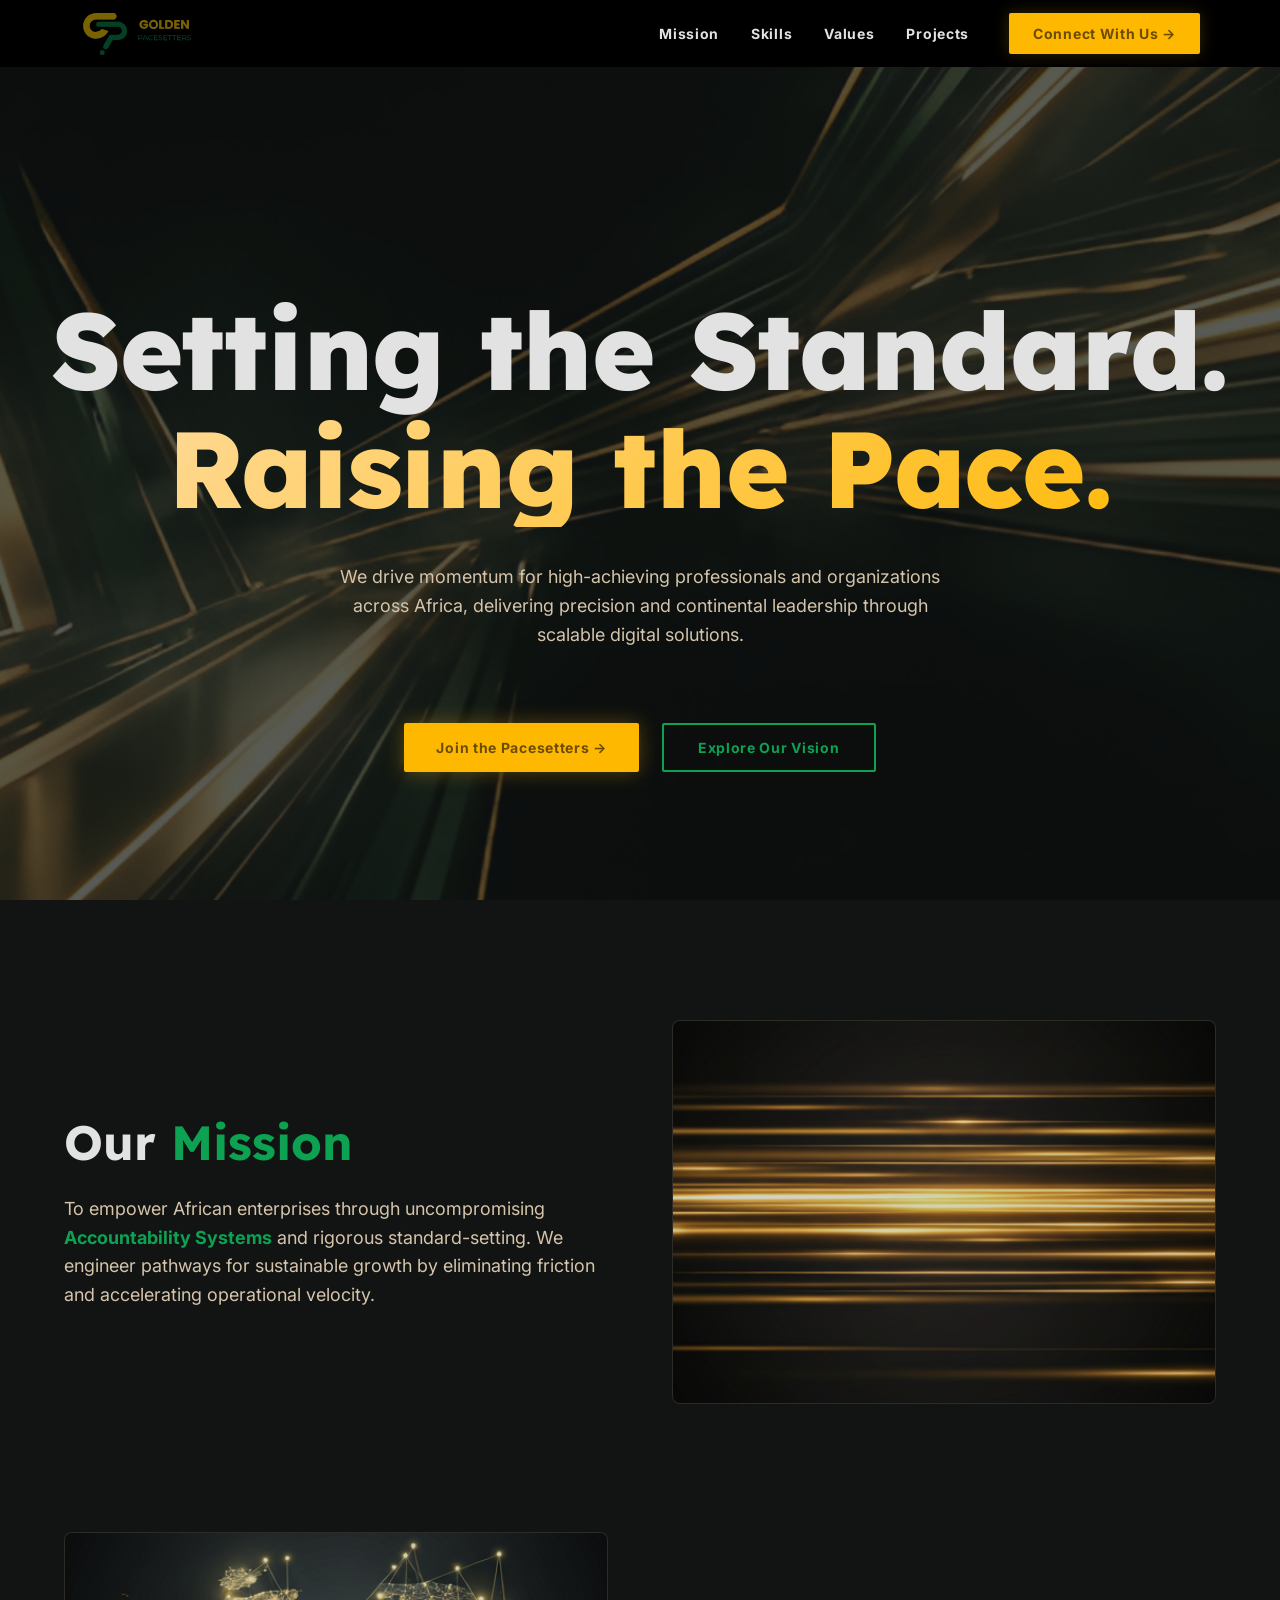
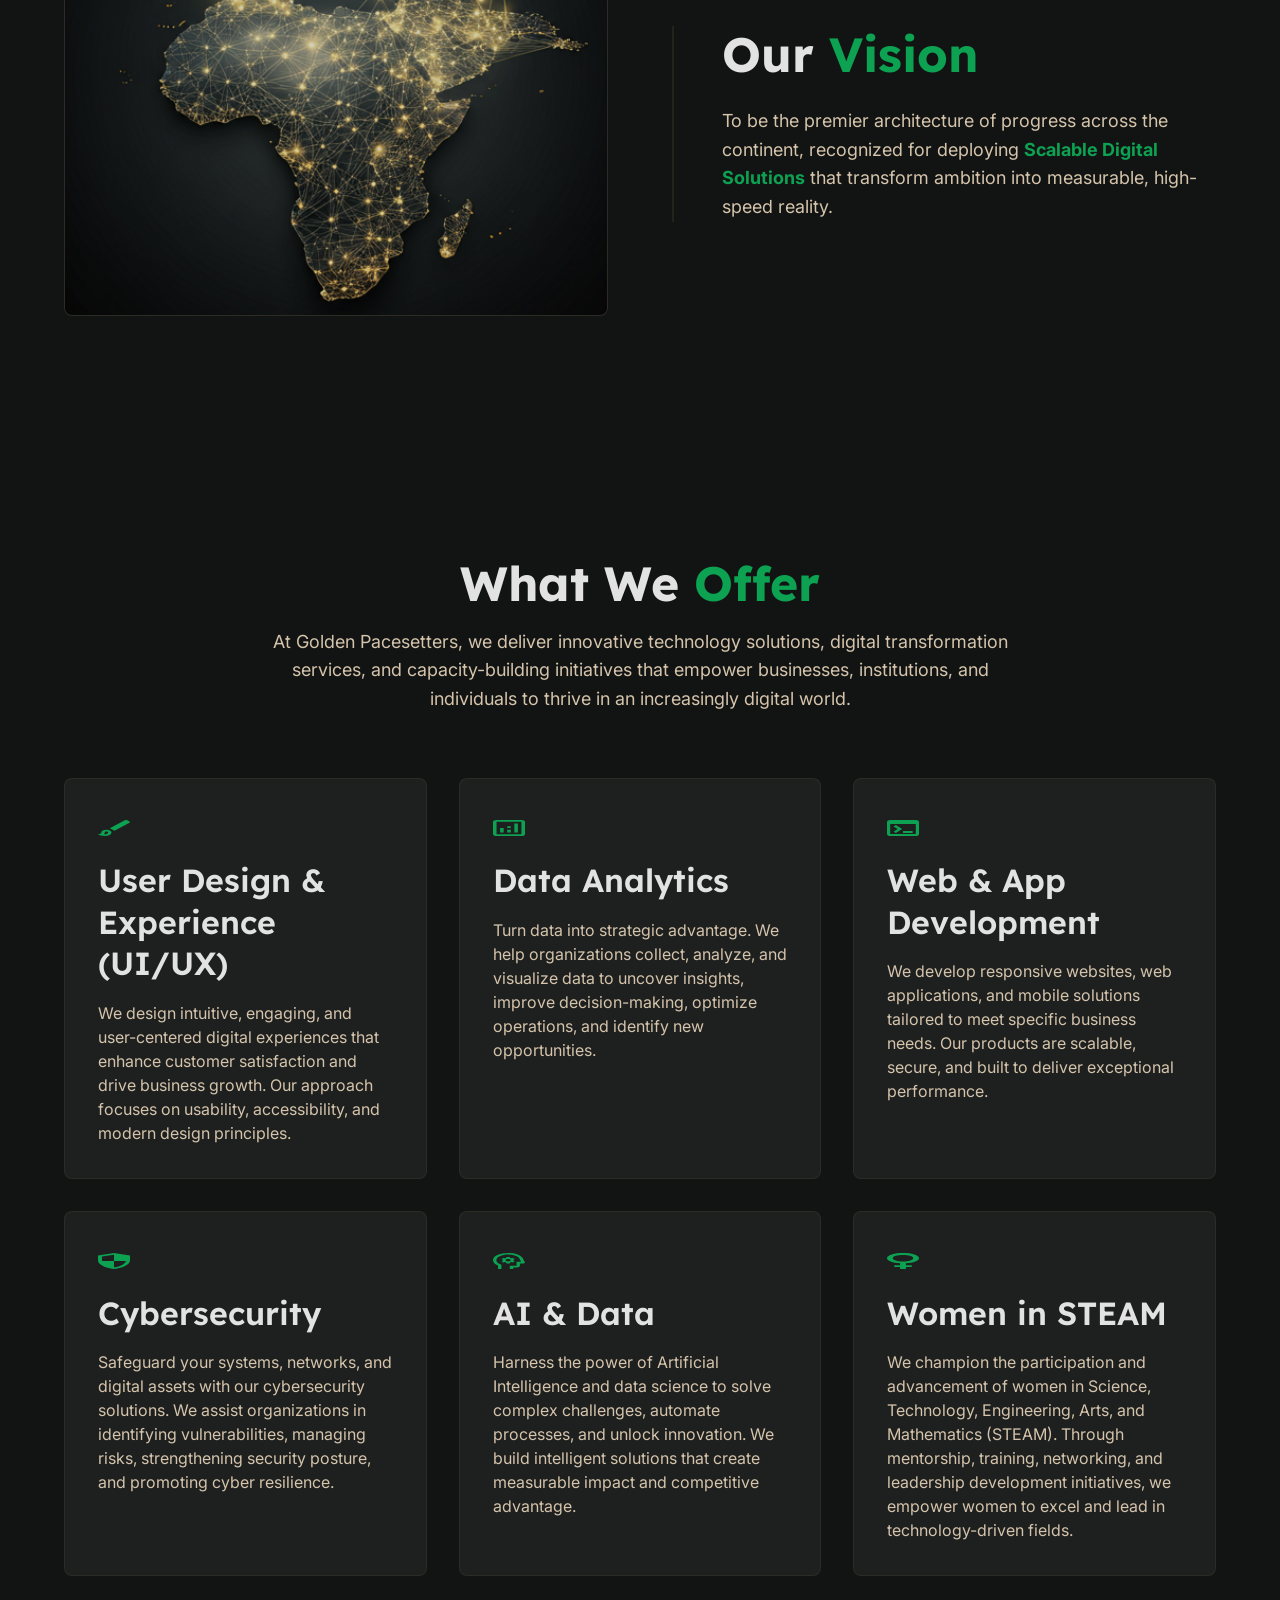
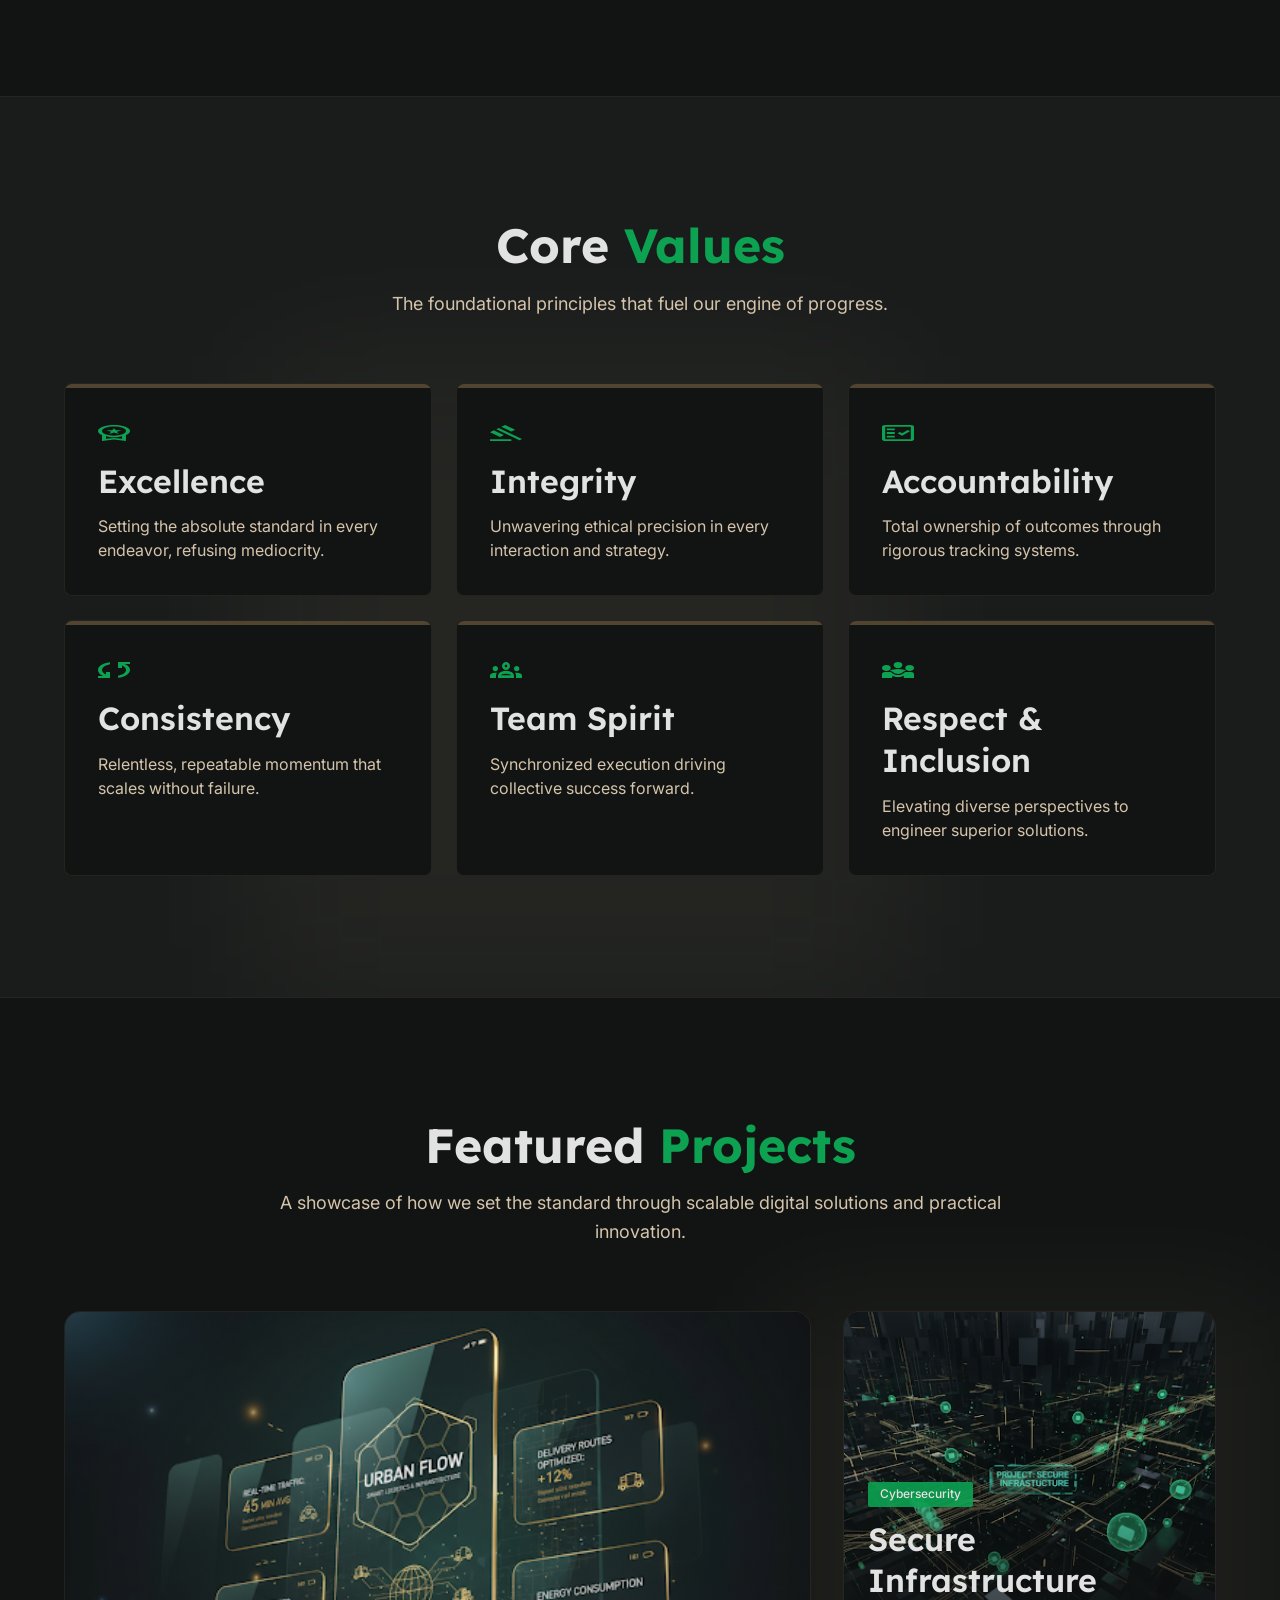
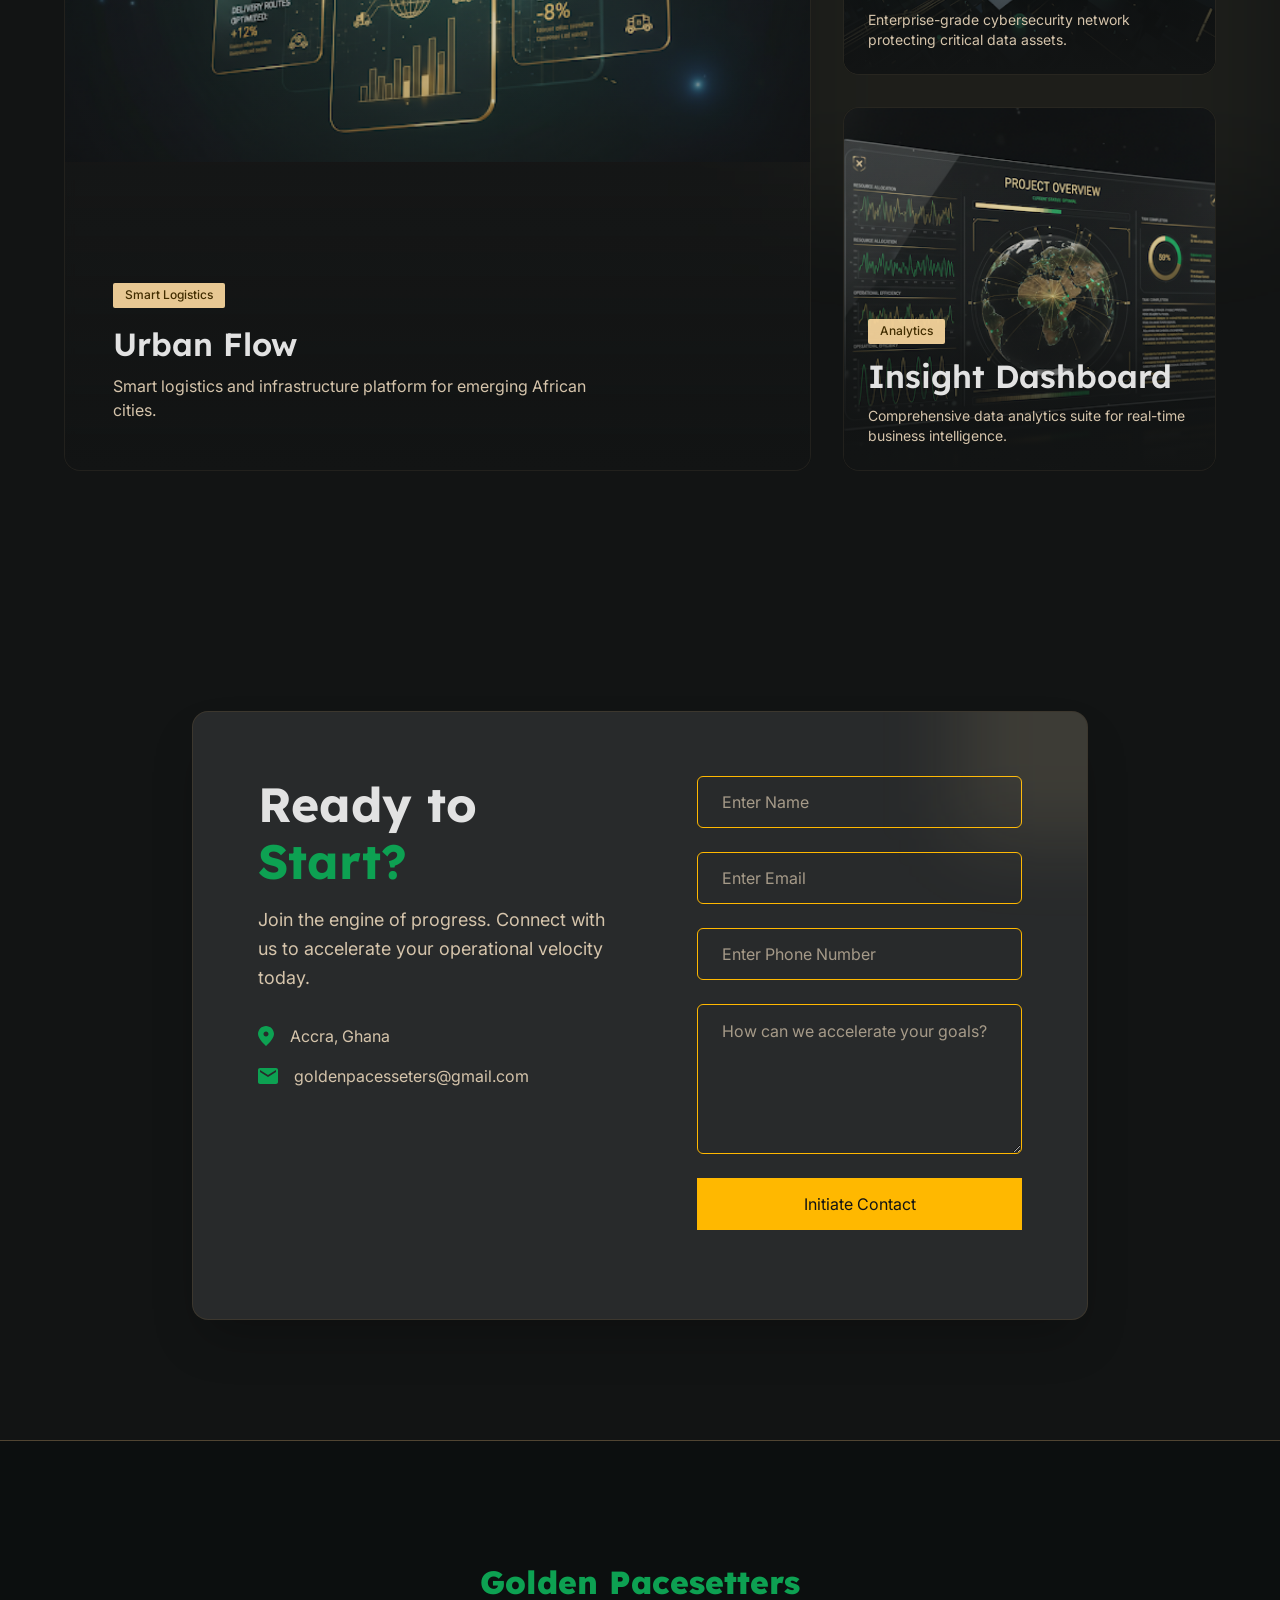
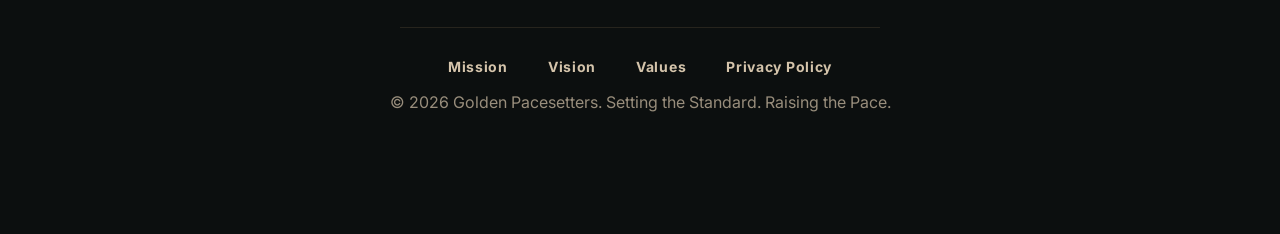
<file: index.html>
<!DOCTYPE html>
<html lang="en">
<head>
  <meta charset="UTF-8">
  <meta name="viewport" content="width=device-width, initial-scale=1.0">
  <title>Golden Pacesetters</title>
  <link rel="preconnect" href="https://fonts.googleapis.com">
  <link rel="preconnect" href="https://fonts.gstatic.com" crossorigin>
  <link href="https://fonts.googleapis.com/css2?family=Inter:wght@400;500;700&family=Lexend:wght@600;700;800&display=swap" rel="stylesheet">
  <link rel="stylesheet" href="style.css">
</head>
<body>

  <header class="topnav" id="topnav">
    <div class="topnav__inner">
      <a href="#" class="topnav__logo-link">
        <img src="assets/logo.svg" alt="Golden Pacesetters" class="topnav__logo">
      </a>
      <nav class="topnav__nav" aria-label="Main navigation">
        <ul class="topnav__links">
          <li><a href="#mission" class="topnav__link">Mission</a></li>
          <li><a href="#skills" class="topnav__link">Skills</a></li>
          <li><a href="#values" class="topnav__link">Values</a></li>
          <li><a href="#projects" class="topnav__link">Projects</a></li>
        </ul>
        <a href="#contact" class="topnav__cta">Connect With Us &#8594;</a>
      </nav>
      <button class="topnav__hamburger" id="nav-hamburger" aria-label="Open menu" aria-expanded="false">&#9776;</button>
    </div>
    <div class="topnav__mobile-menu" id="nav-mobile-menu" aria-hidden="true">
      <a href="#mission"  class="topnav__mobile-link">Mission</a>
      <a href="#skills"   class="topnav__mobile-link">Skills</a>
      <a href="#values"   class="topnav__mobile-link">Values</a>
      <a href="#projects" class="topnav__mobile-link">Projects</a>
      <a href="#contact"  class="topnav__mobile-cta">Connect With Us &#8594;</a>
    </div>
  </header>

  <section class="hero" id="hero">
    <div class="hero__bg" aria-hidden="true"></div>
    <div class="hero__content">
      <h1 class="hero__headline">
        <span class="hero__headline-white">Setting the Standard.</span>
        <span class="hero__headline-gold">Raising the Pace.</span>
      </h1>
      <p class="hero__subtext">
        We drive momentum for high-achieving professionals and organizations<br>
        across Africa, delivering precision and continental leadership through<br>
        scalable digital solutions.
      </p>
      <div class="hero__buttons">
        <a href="#contact" class="hero__btn hero__btn--gold">Join the Pacesetters &#8594;</a>
        <a href="#mission" class="hero__btn hero__btn--outline">Explore Our Vision</a>
      </div>
    </div>
  </section>

  <section class="mv" id="mission">
    <div class="mv__container">

      <!-- Row 1: Mission — text left, image right -->
      <div class="mv__row">
        <div class="mv__text">
          <h2 class="mv__heading">
            <span class="mv__heading-white">Our </span><span class="mv__heading-green">Mission</span>
          </h2>
          <p class="mv__body">
            To empower African enterprises through uncompromising
            <span class="mv__highlight">Accountability Systems</span>
            and rigorous standard-setting. We engineer pathways for sustainable growth
            by eliminating friction and accelerating operational velocity.
          </p>
        </div>
        <div class="mv__card">
          <img src="assets/mission-bg.png" alt="Golden light trails" class="mv__card-img">
        </div>
      </div>

      <!-- Row 2: Vision — image left, text right -->
      <div class="mv__row">
        <div class="mv__card">
          <img src="assets/africa-map.png" alt="Africa network map" class="mv__card-img">
        </div>
        <div class="mv__text mv__text--bordered">
          <h2 class="mv__heading">
            <span class="mv__heading-white">Our </span><span class="mv__heading-green">Vision</span>
          </h2>
          <p class="mv__body">
            To be the premier architecture of progress across the continent, recognized
            for deploying <span class="mv__highlight">Scalable Digital Solutions</span>
            that transform ambition into measurable, high-speed reality.
          </p>
        </div>
      </div>

    </div>
  </section>

  <section class="offer" id="skills">
    <div class="offer__container">

      <div class="offer__header">
        <h2 class="offer__heading">
          <span class="offer__heading-white">What We </span><span class="offer__heading-green">Offer</span>
        </h2>
        <p class="offer__subtext">
          At Golden Pacesetters, we deliver innovative technology solutions, digital transformation
          services, and capacity-building initiatives that empower businesses, institutions, and
          individuals to thrive in an increasingly digital world.
        </p>
      </div>

      <div class="offer__grid">

        <div class="offer__card">
          <img src="assets/icons/icon-uiux.svg" alt="" class="offer__icon">
          <h3 class="offer__card-title">User Design &amp; Experience (UI/UX)</h3>
          <p class="offer__card-body">We design intuitive, engaging, and user-centered digital experiences that enhance customer satisfaction and drive business growth. Our approach focuses on usability, accessibility, and modern design principles.</p>
        </div>

        <div class="offer__card">
          <img src="assets/icons/icon-analytics.svg" alt="" class="offer__icon">
          <h3 class="offer__card-title">Data Analytics</h3>
          <p class="offer__card-body">Turn data into strategic advantage. We help organizations collect, analyze, and visualize data to uncover insights, improve decision-making, optimize operations, and identify new opportunities.</p>
        </div>

        <div class="offer__card">
          <img src="assets/icons/icon-web.svg" alt="" class="offer__icon">
          <h3 class="offer__card-title">Web &amp; App Development</h3>
          <p class="offer__card-body">We develop responsive websites, web applications, and mobile solutions tailored to meet specific business needs. Our products are scalable, secure, and built to deliver exceptional performance.</p>
        </div>

        <div class="offer__card">
          <img src="assets/icons/icon-cyber.svg" alt="" class="offer__icon">
          <h3 class="offer__card-title">Cybersecurity</h3>
          <p class="offer__card-body">Safeguard your systems, networks, and digital assets with our cybersecurity solutions. We assist organizations in identifying vulnerabilities, managing risks, strengthening security posture, and promoting cyber resilience.</p>
        </div>

        <div class="offer__card">
          <img src="assets/icons/icon-ai.svg" alt="" class="offer__icon">
          <h3 class="offer__card-title">AI &amp; Data</h3>
          <p class="offer__card-body">Harness the power of Artificial Intelligence and data science to solve complex challenges, automate processes, and unlock innovation. We build intelligent solutions that create measurable impact and competitive advantage.</p>
        </div>

        <div class="offer__card">
          <img src="assets/icons/icon-steam.svg" alt="" class="offer__icon">
          <h3 class="offer__card-title">Women in STEAM</h3>
          <p class="offer__card-body">We champion the participation and advancement of women in Science, Technology, Engineering, Arts, and Mathematics (STEAM). Through mentorship, training, networking, and leadership development initiatives, we empower women to excel and lead in technology-driven fields.</p>
        </div>

      </div>
    </div>
  </section>

  <section class="values" id="values">
    <div class="values__container">

      <div class="offer__header">
        <h2 class="offer__heading">
          <span class="offer__heading-white">Core </span><span class="offer__heading-green">Values</span>
        </h2>
        <p class="offer__subtext">The foundational principles that fuel our engine of progress.</p>
      </div>

      <div class="values__grid">

        <div class="values__card">
          <img src="assets/icons/icon-excellence.svg" alt="" class="offer__icon">
          <h3 class="offer__card-title">Excellence</h3>
          <p class="offer__card-body">Setting the absolute standard in every endeavor, refusing mediocrity.</p>
        </div>

        <div class="values__card">
          <img src="assets/icons/icon-integrity.svg" alt="" class="offer__icon">
          <h3 class="offer__card-title">Integrity</h3>
          <p class="offer__card-body">Unwavering ethical precision in every interaction and strategy.</p>
        </div>

        <div class="values__card">
          <img src="assets/icons/icon-accountability.svg" alt="" class="offer__icon">
          <h3 class="offer__card-title">Accountability</h3>
          <p class="offer__card-body">Total ownership of outcomes through rigorous tracking systems.</p>
        </div>

        <div class="values__card">
          <img src="assets/icons/icon-consistency.svg" alt="" class="offer__icon">
          <h3 class="offer__card-title">Consistency</h3>
          <p class="offer__card-body">Relentless, repeatable momentum that scales without failure.</p>
        </div>

        <div class="values__card">
          <img src="assets/icons/icon-teamspirit.svg" alt="" class="offer__icon">
          <h3 class="offer__card-title">Team Spirit</h3>
          <p class="offer__card-body">Synchronized execution driving collective success forward.</p>
        </div>

        <div class="values__card">
          <img src="assets/icons/icon-respect.svg" alt="" class="offer__icon">
          <h3 class="offer__card-title">Respect &amp; Inclusion</h3>
          <p class="offer__card-body">Elevating diverse perspectives to engineer superior solutions.</p>
        </div>

      </div>
    </div>
  </section>

  <section class="projects" id="projects">
    <div class="projects__container">

      <div class="offer__header">
        <h2 class="offer__heading">
          <span class="offer__heading-white">Featured </span><span class="offer__heading-green">Projects</span>
        </h2>
        <p class="offer__subtext">
          A showcase of how we set the standard through scalable digital solutions and practical innovation.
        </p>
      </div>

      <div class="projects__grid">

        <!-- Large card -->
        <div class="proj__card proj__card--large">
          <img src="assets/project-urban-flow.png" alt="Urban Flow" class="proj__img">
          <div class="proj__content proj__content--large">
            <span class="proj__tag proj__tag--gold">Smart Logistics</span>
            <h3 class="proj__title">Urban Flow</h3>
            <p class="proj__body">Smart logistics and infrastructure platform for emerging African cities.</p>
          </div>
        </div>

        <!-- Small card 1 -->
        <div class="proj__card proj__card--small">
          <img src="assets/project-secure-infra.png" alt="Secure Infrastructure" class="proj__img">
          <div class="proj__content proj__content--small">
            <span class="proj__tag proj__tag--green">Cybersecurity</span>
            <h3 class="proj__title">Secure Infrastructure</h3>
            <p class="proj__body proj__body--small">Enterprise-grade cybersecurity network protecting critical data assets.</p>
          </div>
        </div>

        <!-- Small card 2 -->
        <div class="proj__card proj__card--small">
          <img src="assets/project-insight-dashboard.png" alt="Insight Dashboard" class="proj__img">
          <div class="proj__content proj__content--small">
            <span class="proj__tag proj__tag--gold">Analytics</span>
            <h3 class="proj__title">Insight Dashboard</h3>
            <p class="proj__body proj__body--small">Comprehensive data analytics suite for real-time business intelligence.</p>
          </div>
        </div>

      </div>
    </div>
  </section>

  <section class="contact" id="contact">
    <div class="contact__card">
      <div class="contact__card-body">

        <!-- Left: info -->
        <div class="contact__left">
          <h2 class="contact__heading">
            <span class="contact__heading-white">Ready to</span>
            <span class="contact__heading-green">Start?</span>
          </h2>
          <p class="contact__desc">
            Join the engine of progress. Connect with us to accelerate your operational velocity today.
          </p>
          <div class="contact__info">
            <div class="contact__info-row">
              <svg class="contact__icon" width="16" height="20" viewBox="0 0 16 20" fill="none" xmlns="http://www.w3.org/2000/svg" aria-hidden="true">
                <path d="M8 0C3.58 0 0 3.58 0 8C0 13.25 8 20 8 20C8 20 16 13.25 16 8C16 3.58 12.42 0 8 0ZM8 10.5C6.62 10.5 5.5 9.38 5.5 8C5.5 6.62 6.62 5.5 8 5.5C9.38 5.5 10.5 6.62 10.5 8C10.5 9.38 9.38 10.5 8 10.5Z" fill="#0DA152"/>
              </svg>
              <span class="contact__info-text">Accra, Ghana</span>
            </div>
            <div class="contact__info-row">
              <svg class="contact__icon" width="20" height="16" viewBox="0 0 20 16" fill="none" xmlns="http://www.w3.org/2000/svg" aria-hidden="true">
                <path d="M18 0H2C0.9 0 0 0.9 0 2V14C0 15.1 0.9 16 2 16H18C19.1 16 20 15.1 20 14V2C20 0.9 19.1 0 18 0ZM18 4L10 9L2 4V2L10 7L18 2V4Z" fill="#0DA152"/>
              </svg>
              <a href="mailto:goldenpacesseters@gmail.com" class="contact__info-text contact__email">goldenpacesseters@gmail.com</a>
            </div>
          </div>
        </div>

        <!-- Right: form -->
        <form class="contact__form" id="contact-form" novalidate>
          <div class="contact__field-wrap">
            <input
              type="text"
              name="name"
              id="field-name"
              class="contact__field"
              placeholder="Enter Name"
              required
              autocomplete="name"
            >
            <p class="contact__error" id="error-name" aria-live="polite"></p>
          </div>
          <div class="contact__field-wrap">
            <input
              type="email"
              name="email"
              id="field-email"
              class="contact__field"
              placeholder="Enter Email"
              required
              autocomplete="email"
            >
            <p class="contact__error" id="error-email" aria-live="polite"></p>
          </div>
          <div class="contact__field-wrap">
            <input
              type="tel"
              name="phone"
              id="field-phone"
              class="contact__field"
              placeholder="Enter Phone Number"
              autocomplete="tel"
            >
            <p class="contact__error" id="error-phone" aria-live="polite"></p>
          </div>
          <div class="contact__field-wrap">
            <textarea
              name="message"
              id="field-message"
              class="contact__field contact__field--textarea"
              placeholder="How can we accelerate your goals?"
              required
            ></textarea>
            <p class="contact__error" id="error-message" aria-live="polite"></p>
          </div>
          <button type="submit" class="contact__submit">Initiate Contact</button>
          <p class="contact__msg" id="contact-msg" aria-live="polite"></p>
        </form>

      </div>
    </div>
  </section>

  <footer class="footer">
    <p class="footer__brand">Golden Pacesetters</p>
    <hr class="footer__divider">
    <nav class="footer__nav" aria-label="Footer navigation">
      <a href="#mission" class="footer__link">Mission</a>
      <a href="#mission" class="footer__link">Vision</a>
      <a href="#values"  class="footer__link">Values</a>
      <a href="privacy-policy.html" class="footer__link">Privacy Policy</a>

    </nav>
    <p class="footer__copy">&#169; 2026 Golden Pacesetters. Setting the Standard. Raising the Pace.</p>
  </footer>

  <button class="scroll-top" id="scroll-top" aria-label="Back to top">
    <span class="scroll-top__arrow" aria-hidden="true"></span>
  </button>

  <script src="script.js"></script>
</body>
</html>
</file>
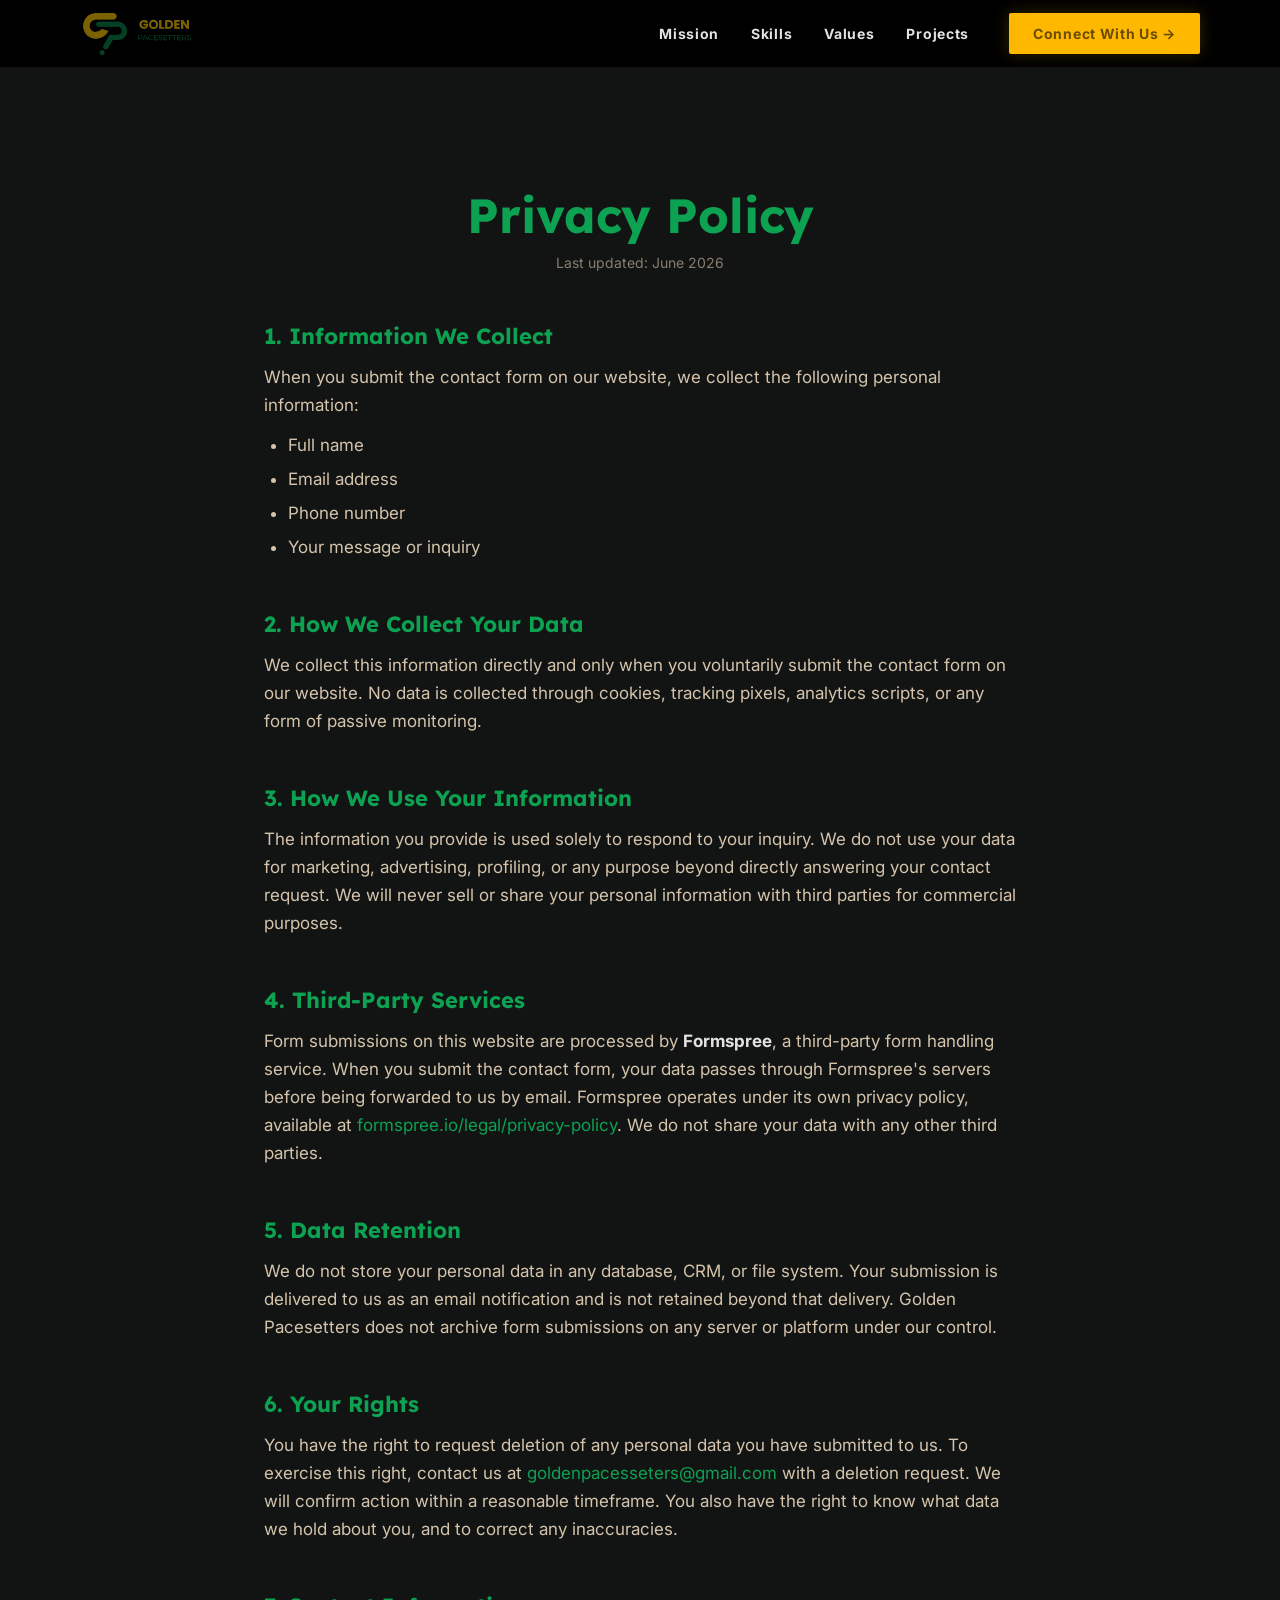
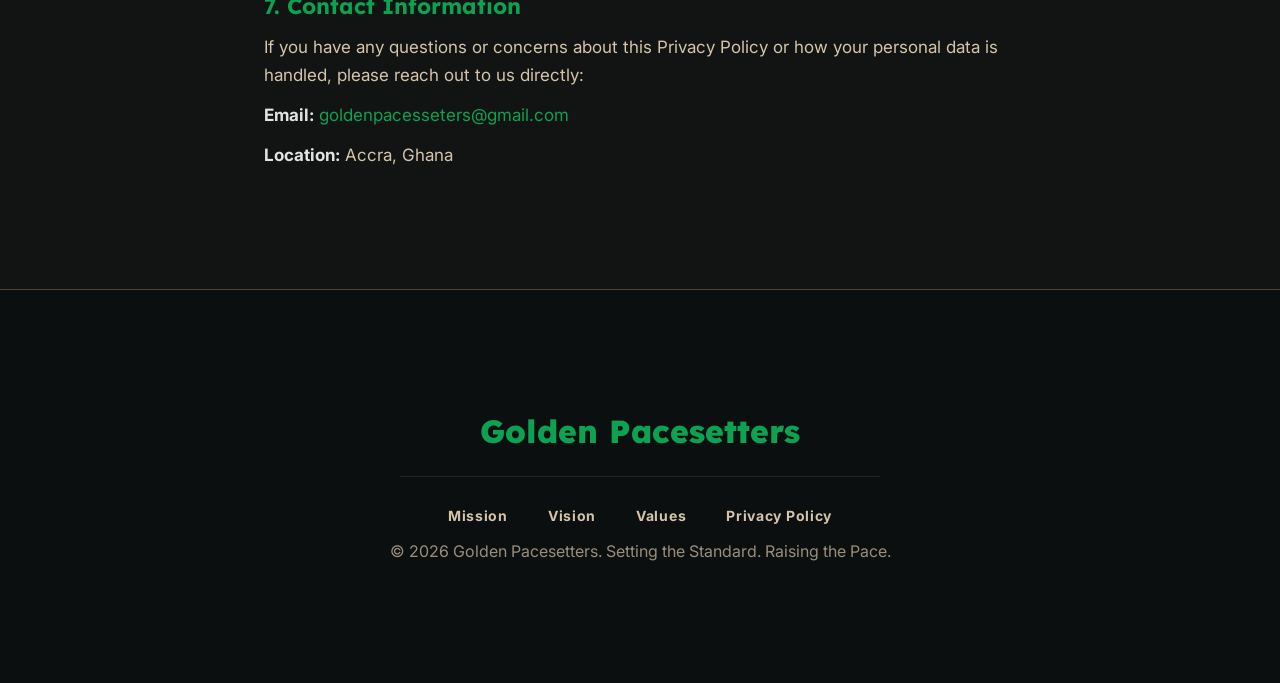
<file: privacy-policy.html>
<!DOCTYPE html>
<html lang="en">
<head>
  <meta charset="UTF-8">
  <meta name="viewport" content="width=device-width, initial-scale=1.0">
  <title>Privacy Policy — Golden Pacesetters</title>
  <link rel="preconnect" href="https://fonts.googleapis.com">
  <link rel="preconnect" href="https://fonts.gstatic.com" crossorigin>
  <link href="https://fonts.googleapis.com/css2?family=Inter:wght@400;500;700&family=Lexend:wght@600;700;800&display=swap" rel="stylesheet">
  <link rel="stylesheet" href="style.css">
</head>
<body>

  <header class="topnav" id="topnav">
    <div class="topnav__inner">
      <a href="index.html" class="topnav__logo-link">
        <img src="assets/logo.svg" alt="Golden Pacesetters" class="topnav__logo">
      </a>
      <nav class="topnav__nav" aria-label="Main navigation">
        <ul class="topnav__links">
          <li><a href="index.html#mission"  class="topnav__link">Mission</a></li>
          <li><a href="index.html#skills"   class="topnav__link">Skills</a></li>
          <li><a href="index.html#values"   class="topnav__link">Values</a></li>
          <li><a href="index.html#projects" class="topnav__link">Projects</a></li>
        </ul>
        <a href="index.html#contact" class="topnav__cta">Connect With Us &#8594;</a>
      </nav>
      <button class="topnav__hamburger" id="nav-hamburger" aria-label="Open menu" aria-expanded="false">&#9776;</button>
    </div>
    <div class="topnav__mobile-menu" id="nav-mobile-menu" aria-hidden="true">
      <a href="index.html#mission"  class="topnav__mobile-link">Mission</a>
      <a href="index.html#skills"   class="topnav__mobile-link">Skills</a>
      <a href="index.html#values"   class="topnav__mobile-link">Values</a>
      <a href="index.html#projects" class="topnav__mobile-link">Projects</a>
      <a href="index.html#contact"  class="topnav__mobile-cta">Connect With Us &#8594;</a>
    </div>
  </header>

  <main class="policy">
    <div class="policy__container">

      <div class="policy__page-header">
        <h1 class="offer__heading"><span class="offer__heading-green">Privacy Policy</span></h1>
        <p class="policy__meta">Last updated: June 2026</p>
      </div>

      <div class="policy__section">
        <h2 class="policy__h2">1. Information We Collect</h2>
        <p class="policy__text">When you submit the contact form on our website, we collect the following personal information:</p>
        <ul class="policy__list">
          <li>Full name</li>
          <li>Email address</li>
          <li>Phone number</li>
          <li>Your message or inquiry</li>
        </ul>
      </div>

      <div class="policy__section">
        <h2 class="policy__h2">2. How We Collect Your Data</h2>
        <p class="policy__text">We collect this information directly and only when you voluntarily submit the contact form on our website. No data is collected through cookies, tracking pixels, analytics scripts, or any form of passive monitoring.</p>
      </div>

      <div class="policy__section">
        <h2 class="policy__h2">3. How We Use Your Information</h2>
        <p class="policy__text">The information you provide is used solely to respond to your inquiry. We do not use your data for marketing, advertising, profiling, or any purpose beyond directly answering your contact request. We will never sell or share your personal information with third parties for commercial purposes.</p>
      </div>

      <div class="policy__section">
        <h2 class="policy__h2">4. Third-Party Services</h2>
        <p class="policy__text">Form submissions on this website are processed by <strong>Formspree</strong>, a third-party form handling service. When you submit the contact form, your data passes through Formspree's servers before being forwarded to us by email. Formspree operates under its own privacy policy, available at <a href="https://formspree.io/legal/privacy-policy" class="policy__link" target="_blank" rel="noopener noreferrer">formspree.io/legal/privacy-policy</a>. We do not share your data with any other third parties.</p>
      </div>

      <div class="policy__section">
        <h2 class="policy__h2">5. Data Retention</h2>
        <p class="policy__text">We do not store your personal data in any database, CRM, or file system. Your submission is delivered to us as an email notification and is not retained beyond that delivery. Golden Pacesetters does not archive form submissions on any server or platform under our control.</p>
      </div>

      <div class="policy__section">
        <h2 class="policy__h2">6. Your Rights</h2>
        <p class="policy__text">You have the right to request deletion of any personal data you have submitted to us. To exercise this right, contact us at <a href="mailto:goldenpacesseters@gmail.com" class="policy__link">goldenpacesseters@gmail.com</a> with a deletion request. We will confirm action within a reasonable timeframe. You also have the right to know what data we hold about you, and to correct any inaccuracies.</p>
      </div>

      <div class="policy__section">
        <h2 class="policy__h2">7. Contact Information</h2>
        <p class="policy__text">If you have any questions or concerns about this Privacy Policy or how your personal data is handled, please reach out to us directly:</p>
        <p class="policy__text">
          <strong>Email:</strong>
          <a href="mailto:goldenpacesseters@gmail.com" class="policy__link">goldenpacesseters@gmail.com</a>
        </p>
        <p class="policy__text"><strong>Location:</strong> Accra, Ghana</p>
      </div>

    </div>
  </main>

  <footer class="footer">
    <p class="footer__brand">Golden Pacesetters</p>
    <hr class="footer__divider">
    <nav class="footer__nav" aria-label="Footer navigation">
      <a href="index.html#mission" class="footer__link">Mission</a>
      <a href="index.html#mission" class="footer__link">Vision</a>
      <a href="index.html#values"  class="footer__link">Values</a>
      <a href="privacy-policy.html" class="footer__link">Privacy Policy</a>
    </nav>
    <p class="footer__copy">&#169; 2026 Golden Pacesetters. Setting the Standard. Raising the Pace.</p>
  </footer>

  <script src="script.js"></script>
</body>
</html>
</file>
<file: style.css>
*, *::before, *::after {
  box-sizing: border-box;
  margin: 0;
  padding: 0;
}

/* ── TopNavBar ── */

.topnav {
  position: fixed;
  top: 0;
  left: 0;
  right: 0;
  z-index: 1000;
  background-color: #000000;
  backdrop-filter: blur(12px);
  -webkit-backdrop-filter: blur(12px);
  transition: background-color 0.3s ease, box-shadow 0.3s ease;
}

.topnav.scrolled {
  background-color: rgba(18, 20, 20, 0.96);
  box-shadow: 0 2px 24px rgba(0, 0, 0, 0.6);
}

.topnav__inner {
  max-width: 1440px;
  margin: 0 auto;
  padding: 0 80px;
  height: 67px;
  display: flex;
  align-items: center;
  justify-content: space-between;
}

/* Logo */

.topnav__logo-link {
  display: flex;
  align-items: center;
  text-decoration: none;
  flex-shrink: 0;
}

.topnav__logo {
  height: 44px;
  width: auto;
}

/* Nav links + CTA */

.topnav__nav {
  display: flex;
  align-items: center;
  gap: 40px;
}

.topnav__links {
  display: flex;
  align-items: center;
  gap: 32px;
  list-style: none;
}

.topnav__link {
  color: #e2e2e2;
  font-family: 'Inter', sans-serif;
  font-weight: 700;
  font-size: 14px;
  letter-spacing: 0.7px;
  text-decoration: none;
  white-space: nowrap;
  transition: color 0.2s ease;
}

.topnav__link:hover {
  color: #ffb800;
}

/* CTA button */

.topnav__cta {
  display: inline-flex;
  align-items: center;
  padding: 12px 24px;
  background-color: #ffb800;
  color: #6b4c00;
  font-family: 'Inter', sans-serif;
  font-weight: 700;
  font-size: 14px;
  letter-spacing: 0.7px;
  text-decoration: none;
  border-radius: 2px;
  white-space: nowrap;
  filter: drop-shadow(0 0 7.5px rgba(255, 184, 0, 0.2));
  transition: background-color 0.2s ease, filter 0.2s ease;
}

.topnav__cta:hover {
  background-color: #ffc933;
  filter: drop-shadow(0 0 14px rgba(255, 184, 0, 0.55));
}

/* ── Hero Section ── */

.hero {
  position: relative;
  min-height: 100vh;
  display: flex;
  flex-direction: column;
  justify-content: center;
  padding-bottom: 80px;
  background-color: #1a1c1c;
}

.hero__bg {
  position: absolute;
  inset: 0;
  background-image: url('assets/hero-bg.png');
  background-size: cover;
  background-position: center;
  background-repeat: no-repeat;
}

.hero__bg::after {
  content: '';
  position: absolute;
  inset: 0;
  background-color: rgba(18, 20, 20, 0.7);
}

.hero__content {
  position: relative;
  z-index: 1;
  display: flex;
  flex-direction: column;
  align-items: center;
  text-align: center;
  padding-top: 243px;
}

.hero__headline {
  display: flex;
  flex-direction: column;
  font-family: 'Lexend', sans-serif;
  font-weight: 800;
  font-size: 108px;
  line-height: 118px;
  letter-spacing: -1.28px;
  margin-bottom: 36px;
}

.hero__headline-white {
  color: #e2e2e2;
}

.hero__headline-gold {
  background: linear-gradient(136.07deg, #ffdca1 0%, #ffb800 100%);
  -webkit-background-clip: text;
  background-clip: text;
  -webkit-text-fill-color: transparent;
  color: transparent;
}

.hero__subtext {
  color: #d5c4ab;
  font-family: 'Inter', sans-serif;
  font-weight: 400;
  font-size: 18px;
  line-height: 28.8px;
  text-align: center;
  max-width: 1184px;
  margin-bottom: 73px;
}

.hero__buttons {
  display: flex;
  align-items: stretch;
  gap: 23px;
}

.hero__btn {
  display: inline-flex;
  align-items: center;
  justify-content: center;
  font-family: 'Inter', sans-serif;
  font-weight: 700;
  font-size: 14px;
  letter-spacing: 0.7px;
  text-decoration: none;
  border-radius: 2px;
  white-space: nowrap;
}

.hero__btn--gold {
  background-color: #ffb800;
  color: #6b4c00;
  padding: 16px 32px;
  filter: drop-shadow(0 0 10px rgba(255, 184, 0, 0.3));
  transition: background-color 0.2s ease, filter 0.2s ease;
}

.hero__btn--gold:hover {
  background-color: #ffc933;
  filter: drop-shadow(0 0 16px rgba(255, 184, 0, 0.55));
}

.hero__btn--outline {
  border: 2px solid #0da152;
  color: #0da152;
  padding: 14px 34px;
  transition: background-color 0.2s ease;
}

.hero__btn--outline:hover {
  background-color: rgba(13, 161, 82, 0.1);
}

/* ── Mission & Vision Section ── */

.mv {
  background-color: #121414;
  padding: 120px 0;
}

.mv__container {
  max-width: 1280px;
  margin: 0 auto;
  padding: 0 64px;
  display: flex;
  flex-direction: column;
  gap: 128px;
}

.mv__row {
  display: grid;
  grid-template-columns: 1fr 1fr;
  gap: 64px;
  align-items: center;
}

.mv__text {
  display: flex;
  flex-direction: column;
  gap: 23px;
}

.mv__text--bordered {
  border-left: 2px solid rgba(81, 69, 50, 0.3);
  padding-left: 48px;
}

.mv__heading {
  font-family: 'Lexend', sans-serif;
  font-weight: 700;
  font-size: 48px;
  line-height: 57.6px;
}

.mv__heading-white {
  color: #e2e2e2;
}

.mv__heading-green {
  color: #0da152;
}

.mv__body {
  font-family: 'Inter', sans-serif;
  font-weight: 400;
  font-size: 18px;
  line-height: 28.8px;
  color: #d5c4ab;
}

.mv__highlight {
  color: #0da152;
  font-weight: 700;
}

.mv__card {
  height: 384px;
  border-radius: 8px;
  border: 1px solid rgba(81, 69, 50, 0.3);
  background-color: #1e2020;
  overflow: hidden;
}

.mv__card-img {
  width: 100%;
  height: 100%;
  object-fit: cover;
  opacity: 0.8;
  display: block;
}

/* ── What We Offer Section ── */

.offer {
  background-color: #121414;
  padding: 119px 0 120px;
}

.offer__container {
  max-width: 1280px;
  margin: 0 auto;
  padding: 0 64px;
  display: flex;
  flex-direction: column;
  gap: 64px;
}

.offer__header {
  display: flex;
  flex-direction: column;
  align-items: center;
  gap: 15px;
}

.offer__heading {
  font-family: 'Lexend', sans-serif;
  font-weight: 700;
  font-size: 48px;
  line-height: 57.6px;
  text-align: center;
}

.offer__heading-white {
  color: #e2e2e2;
}

.offer__heading-green {
  color: #0da152;
}

.offer__subtext {
  font-family: 'Inter', sans-serif;
  font-weight: 400;
  font-size: 18px;
  line-height: 28.8px;
  color: #d5c4ab;
  text-align: center;
  max-width: 768px;
}

.offer__grid {
  display: grid;
  grid-template-columns: repeat(3, 1fr);
  gap: 32px;
}

.offer__card {
  background-color: #1e2020;
  border: 1px solid rgba(81, 69, 50, 0.3);
  border-radius: 8px;
  padding: 33px;
  display: flex;
  flex-direction: column;
  gap: 16px;
}

.offer__icon {
  width: 32px;
  height: 32px;
  object-fit: contain;
  flex-shrink: 0;
}

.offer__card-title {
  font-family: 'Lexend', sans-serif;
  font-weight: 600;
  font-size: 32px;
  line-height: 41.6px;
  color: #e2e2e2;
}

.offer__card-body {
  font-family: 'Inter', sans-serif;
  font-weight: 400;
  font-size: 16px;
  line-height: 24px;
  color: #d5c4ab;
}

/* ── Core Values Section ── */

.values {
  position: relative;
  background-color: #1a1c1c;
  border-top: 1px solid rgba(81, 69, 50, 0.2);
  border-bottom: 1px solid rgba(81, 69, 50, 0.2);
  padding: 120px 0 121px;
  overflow: hidden;
}

.values::after {
  content: '';
  position: absolute;
  bottom: 0;
  left: 20%;
  right: 30%;
  height: 640px;
  background-color: rgba(255, 220, 161, 0.05);
  filter: blur(75px);
  border-radius: 12px;
  pointer-events: none;
}

.values__container {
  position: relative;
  z-index: 1;
  max-width: 1280px;
  margin: 0 auto;
  padding: 0 64px;
  display: flex;
  flex-direction: column;
  gap: 64px;
}

.values__grid {
  display: grid;
  grid-template-columns: repeat(3, 1fr);
  gap: 24px;
}

.values__card {
  position: relative;
  background-color: #121414;
  border: 1px solid rgba(81, 69, 50, 0.3);
  border-radius: 8px;
  padding: 33px;
  display: flex;
  flex-direction: column;
  gap: 12px;
  overflow: hidden;
}

.values__card::before {
  content: '';
  position: absolute;
  top: 0;
  left: 0;
  right: 0;
  height: 4px;
  background-color: #514532;
}

/* ── Featured Projects Section ── */

.projects {
  position: relative;
  background-color: #121414;
  padding: 119px 0 120px;
  overflow: hidden;
}

.projects::before {
  content: '';
  position: absolute;
  right: 0;
  top: 25%;
  bottom: 32.07%;
  width: 512px;
  background-color: rgba(255, 220, 161, 0.05);
  filter: blur(60px);
  border-radius: 12px;
  pointer-events: none;
}

.projects__container {
  position: relative;
  z-index: 1;
  max-width: 1280px;
  margin: 0 auto;
  padding: 0 64px;
  display: flex;
  flex-direction: column;
  gap: 64px;
}

.projects__grid {
  display: grid;
  grid-template-columns: 8fr 4fr;
  gap: 32px;
}

.proj__card {
  position: relative;
  overflow: hidden;
  border-radius: 16px;
  border: 1px solid rgba(81, 69, 50, 0.2);
  background: rgba(30, 32, 32, 0.4);
  backdrop-filter: blur(6px);
  -webkit-backdrop-filter: blur(6px);
}

.proj__card--large {
  grid-row: 1 / 3;
}

.proj__img {
  width: 100%;
  display: block;
  object-fit: cover;
}

.proj__card--large .proj__img {
  height: 450px;
}

.proj__card--small .proj__img {
  height: 362px;
}

.proj__content {
  position: absolute;
  inset: 0;
  background: linear-gradient(to top, #121414 0%, rgba(18, 20, 20, 0.2) 50%, rgba(18, 20, 20, 0) 100%);
  display: flex;
  flex-direction: column;
  justify-content: flex-end;
}

.proj__content--large {
  padding: 48px;
}

.proj__content--small {
  padding: 24px;
}

.proj__tag {
  display: inline-block;
  font-family: 'Inter', sans-serif;
  font-weight: 500;
  font-size: 12px;
  line-height: 16.8px;
  padding: 4px 12px;
  border-radius: 2px;
  margin-bottom: 16px;
  width: fit-content;
}

.proj__content--small .proj__tag {
  margin-bottom: 12px;
}

.proj__tag--gold {
  background-color: rgba(255, 220, 161, 0.9);
  color: #412d00;
}

.proj__tag--green {
  background-color: rgba(13, 161, 82, 0.9);
  color: #e2e2e2;
}

.proj__title {
  font-family: 'Lexend', sans-serif;
  font-weight: 600;
  font-size: 32px;
  line-height: 41.6px;
  color: #e2e2e2;
  margin-bottom: 8px;
}

.proj__body {
  font-family: 'Inter', sans-serif;
  font-weight: 400;
  font-size: 16px;
  line-height: 24px;
  color: #d5c4ab;
  max-width: 512px;
}

.proj__body--small {
  font-size: 14px;
  line-height: 20px;
  max-width: none;
}

/* ── Lead Gen / Contact Section ── */

.contact {
  background-color: #121414;
  padding: 120px 192px;
}

.contact__card {
  position: relative;
  background-color: #282a2b;
  border: 1px solid rgba(81, 69, 50, 0.5);
  border-radius: 16px;
  box-shadow: 0 25px 50px -12px rgba(0, 0, 0, 0.25);
  padding: 64px 65px 65px;
  overflow: hidden;
}

.contact__card::before {
  content: '';
  position: absolute;
  top: -128px;
  right: -128px;
  width: 256px;
  height: 256px;
  background-color: rgba(255, 220, 161, 0.1);
  filter: blur(40px);
  border-radius: 12px;
  pointer-events: none;
}

.contact__card-body {
  display: flex;
  align-items: flex-start;
  justify-content: space-between;
}

.contact__left {
  flex: 0 0 359px;
  display: flex;
  flex-direction: column;
  gap: 15px;
}

.contact__heading {
  display: flex;
  flex-direction: column;
  font-family: 'Lexend', sans-serif;
  font-weight: 700;
  font-size: 48px;
  line-height: 57.6px;
}

.contact__heading-white {
  color: #e2e2e2;
}

.contact__heading-green {
  color: #0da152;
}

.contact__desc {
  font-family: 'Inter', sans-serif;
  font-weight: 400;
  font-size: 18px;
  line-height: 28.8px;
  color: #d5c4ab;
}

.contact__info {
  display: flex;
  flex-direction: column;
  gap: 16px;
  padding-top: 17px;
}

.contact__info-row {
  display: flex;
  align-items: center;
  gap: 16px;
}

.contact__icon {
  flex-shrink: 0;
}

.contact__info-text {
  font-family: 'Inter', sans-serif;
  font-weight: 400;
  font-size: 16px;
  line-height: 24px;
  color: #d5c4ab;
}

.contact__email {
  text-decoration: none;
}

.contact__email:hover {
  text-decoration: underline;
}

.contact__form {
  flex: 0 0 325px;
  display: flex;
  flex-direction: column;
  gap: 24px;
}

.contact__field {
  width: 100%;
  height: 52px;
  background: transparent;
  border: 1px solid #ffb800;
  border-radius: 6px;
  padding: 0 24px;
  font-family: 'Inter', sans-serif;
  font-weight: 400;
  font-size: 16px;
  line-height: 24px;
  color: #e2e2e2;
  outline: none;
  transition: border-color 0.2s ease;
}

.contact__field::placeholder {
  color: rgba(213, 196, 171, 0.73);
}

.contact__field:focus {
  border-color: #ffc933;
}

.contact__field--textarea {
  height: 150px;
  padding: 14px 24px;
  resize: vertical;
}

.contact__submit {
  width: 100%;
  height: 52px;
  background-color: #ffb800;
  color: #121414;
  border: none;
  border-radius: 0;
  font-family: 'Inter', sans-serif;
  font-weight: 400;
  font-size: 16px;
  line-height: 24px;
  cursor: pointer;
  transition: background-color 0.2s ease;
}

.contact__submit:hover {
  background-color: #ffc933;
}

.contact__submit:disabled {
  opacity: 0.6;
  cursor: not-allowed;
}

.contact__msg {
  font-family: 'Inter', sans-serif;
  font-size: 14px;
  line-height: 20px;
  min-height: 0;
  margin: 0;
}

.contact__msg--success {
  color: #0da152;
}

.contact__msg--error {
  color: #e05555;
}

/* ── Footer ── */

.footer {
  background-color: #0c0f0f;
  border-top: 1px solid #514532;
  padding: 121px 64px 120px;
  display: flex;
  flex-direction: column;
  align-items: center;
  gap: 0;
}

.footer__brand {
  font-family: 'Lexend', sans-serif;
  font-weight: 800;
  font-size: 32px;
  line-height: 41.6px;
  color: #0da152;
  text-align: center;
  margin-bottom: 24px;
}

.footer__divider {
  width: 100%;
  max-width: 480px;
  border: none;
  border-top: 1px solid rgba(81, 69, 50, 0.4);
  margin-bottom: 32px;
}

.footer__nav {
  display: flex;
  align-items: center;
  gap: 32px;
  margin-bottom: 8px;
}

.footer__link {
  font-family: 'Inter', sans-serif;
  font-weight: 700;
  font-size: 14px;
  line-height: 14px;
  letter-spacing: 0.7px;
  color: #d5c4ab;
  text-decoration: none;
  padding: 0 4px;
  border-radius: 2px;
  transition: color 0.2s ease;
}

.footer__link:hover {
  color: #ffb800;
}

.footer__copy {
  font-family: 'Inter', sans-serif;
  font-weight: 400;
  font-size: 16px;
  line-height: 24px;
  color: #d5c4ab;
  text-align: center;
  opacity: 0.70;
  padding-top: 8px;
}

/* ── Privacy Policy Page ── */

.policy {
  background-color: #121414;
  padding: 187px 0 120px;
}

.policy__container {
  max-width: 800px;
  margin: 0 auto;
  padding: 0 24px;
  display: flex;
  flex-direction: column;
  gap: 48px;
}

.policy__page-header {
  display: flex;
  flex-direction: column;
  align-items: center;
  gap: 8px;
}

.policy__meta {
  font-family: 'Inter', sans-serif;
  font-weight: 400;
  font-size: 14px;
  line-height: 20px;
  color: rgba(213, 196, 171, 0.6);
  text-align: center;
}

.policy__section {
  display: flex;
  flex-direction: column;
  gap: 12px;
}

.policy__h2 {
  font-family: 'Lexend', sans-serif;
  font-weight: 700;
  font-size: 22px;
  line-height: 30px;
  color: #0da152;
}

.policy__text {
  font-family: 'Inter', sans-serif;
  font-weight: 400;
  font-size: 17px;
  line-height: 28px;
  color: #d5c4ab;
}

.policy__text strong {
  color: #e2e2e2;
  font-weight: 700;
}

.policy__list {
  list-style: disc;
  padding-left: 24px;
  display: flex;
  flex-direction: column;
  gap: 6px;
}

.policy__list li {
  font-family: 'Inter', sans-serif;
  font-weight: 400;
  font-size: 17px;
  line-height: 28px;
  color: #d5c4ab;
}

.policy__link {
  color: #0da152;
  text-decoration: none;
  transition: color 0.2s ease;
}

.policy__link:hover {
  color: #ffb800;
  text-decoration: underline;
}

/* ── Hamburger (hidden on desktop) ── */

.topnav__hamburger {
  display: none;
}

.topnav__mobile-menu {
  display: none;
}

/* ── Mobile ── */

@media (max-width: 768px) {

  /* Nav */
  .topnav__inner {
    padding: 0 20px;
  }

  .topnav__nav {
    display: none;
  }

  .topnav__hamburger {
    display: flex;
    align-items: center;
    justify-content: center;
    background: none;
    border: none;
    color: #e2e2e2;
    font-size: 26px;
    line-height: 1;
    cursor: pointer;
    padding: 8px;
  }

  .topnav__mobile-menu {
    display: none;
    flex-direction: column;
    background-color: #000000;
    border-top: 1px solid rgba(81, 69, 50, 0.3);
    padding: 8px 20px 24px;
  }

  .topnav__mobile-menu.open {
    display: flex;
  }

  .topnav__mobile-link {
    display: block;
    color: #e2e2e2;
    font-family: 'Inter', sans-serif;
    font-weight: 700;
    font-size: 16px;
    letter-spacing: 0.7px;
    text-decoration: none;
    padding: 16px 0;
    border-bottom: 1px solid rgba(81, 69, 50, 0.15);
    transition: color 0.2s ease;
  }

  .topnav__mobile-link:hover {
    color: #ffb800;
  }

  .topnav__mobile-cta {
    display: block;
    margin-top: 20px;
    padding: 14px 24px;
    background-color: #ffb800;
    color: #6b4c00;
    font-family: 'Inter', sans-serif;
    font-weight: 700;
    font-size: 14px;
    letter-spacing: 0.7px;
    text-decoration: none;
    border-radius: 2px;
    text-align: center;
    transition: background-color 0.2s ease;
  }

  .topnav__mobile-cta:hover {
    background-color: #ffc933;
  }

  /* Hero */
  .hero__content {
    padding-top: 120px;
    padding-left: 20px;
    padding-right: 20px;
  }

  .hero__headline {
    font-size: 40px;
    line-height: 50px;
    letter-spacing: -0.5px;
    margin-bottom: 24px;
  }

  .hero__subtext {
    font-size: 16px;
    line-height: 24px;
    margin-bottom: 40px;
  }

  .hero__subtext br {
    display: none;
  }

  .hero__buttons {
    flex-direction: column;
    width: 100%;
    gap: 16px;
  }

  .hero__btn {
    width: 100%;
    white-space: normal;
    text-align: center;
  }

  /* Mission & Vision */
  .mv {
    padding: 64px 0;
  }

  .mv__container {
    padding: 0 20px;
    gap: 56px;
  }

  .mv__row {
    grid-template-columns: 1fr;
    gap: 28px;
  }

  /* Mission row: text first, card second — swap so image is on top */
  .mv__row:first-child .mv__card {
    order: -1;
  }

  .mv__card {
    height: 220px;
  }

  .mv__text--bordered {
    border-left: none;
    padding-left: 0;
    border-top: 2px solid rgba(81, 69, 50, 0.3);
    padding-top: 24px;
  }

  .mv__heading {
    font-size: 32px;
    line-height: 40px;
  }

  .mv__body {
    font-size: 16px;
    line-height: 24px;
  }

  /* What We Offer */
  .offer {
    padding: 64px 0;
  }

  .offer__container {
    padding: 0 20px;
    gap: 40px;
  }

  .offer__grid {
    grid-template-columns: 1fr;
  }

  .offer__heading {
    font-size: 32px;
    line-height: 40px;
  }

  .offer__subtext {
    font-size: 16px;
    line-height: 24px;
  }

  .offer__card-title {
    font-size: 22px;
    line-height: 30px;
  }

  /* Core Values */
  .values {
    padding: 64px 0;
  }

  .values__container {
    padding: 0 20px;
    gap: 40px;
  }

  .values__grid {
    grid-template-columns: 1fr;
  }

  /* Featured Projects */
  .projects {
    padding: 64px 0;
  }

  .projects__container {
    padding: 0 20px;
    gap: 40px;
  }

  .projects__grid {
    grid-template-columns: 1fr;
  }

  .proj__card--large {
    grid-row: auto;
  }

  .proj__card--large .proj__img {
    height: 260px;
  }

  .proj__card--small .proj__img {
    height: 220px;
  }

  .proj__title {
    font-size: 22px;
    line-height: 30px;
  }

  .proj__content--large {
    padding: 24px;
  }

  /* Contact */
  .contact {
    padding: 64px 20px;
  }

  .contact__card {
    padding: 40px 24px;
  }

  .contact__card-body {
    flex-direction: column;
    gap: 40px;
  }

  .contact__left {
    flex: none;
    width: 100%;
  }

  .contact__form {
    flex: none;
    width: 100%;
  }

  .contact__heading {
    font-size: 32px;
    line-height: 40px;
  }

  .contact__desc {
    font-size: 16px;
    line-height: 24px;
  }

  /* Footer */
  .footer {
    padding: 64px 20px;
  }

  .footer__brand {
    font-size: 26px;
    line-height: 34px;
  }

  .footer__nav {
    flex-wrap: wrap;
    justify-content: center;
    gap: 16px 24px;
    margin-bottom: 16px;
  }

  .footer__copy {
    font-size: 14px;
    line-height: 20px;
  }

  /* Privacy Policy */
  .policy {
    padding: 120px 0 64px;
  }

  .policy__h2 {
    font-size: 20px;
    line-height: 28px;
  }

  .policy__text,
  .policy__list li {
    font-size: 16px;
    line-height: 26px;
  }
}

/* ── Animations & Transitions ── */

/* Parallax: extend bg so translateY doesn't expose edges */
.hero {
  overflow: hidden;
}

.hero__bg {
  top: -40%;
  height: 180%;
  will-change: transform;
}

/* Hero entrance — elements start hidden, revealed when .hero--ready is added by JS */
.hero__headline,
.hero__buttons {
  opacity: 0;
  transform: translateY(20px);
  transition: opacity 0.7s ease, transform 0.7s ease;
}

.hero__subtext {
  opacity: 0;
  transition: opacity 0.7s ease;
}

.hero--ready .hero__headline {
  opacity: 1;
  transform: translateY(0);
  transition-delay: 0.6s;
}

.hero--ready .hero__subtext {
  opacity: 1;
  transition-delay: 0.9s;
}

.hero--ready .hero__buttons {
  opacity: 1;
  transform: translateY(0);
  transition-delay: 1.2s;
}

/* Scroll fade-in keyframes */
@keyframes fadeUpIn {
  from { opacity: 0; transform: translateY(20px); }
  to   { opacity: 1; transform: translateY(0); }
}

@keyframes fadeLeftIn {
  from { opacity: 0; transform: translateX(-30px); }
  to   { opacity: 1; transform: translateX(0); }
}

@keyframes fadeRightIn {
  from { opacity: 0; transform: translateX(30px); }
  to   { opacity: 1; transform: translateX(0); }
}

/* Scroll animation initial states */
.anim-fade-up,
.anim-fade-left,
.anim-fade-right {
  opacity: 0;
}

.anim-fade-up.is-visible {
  animation: fadeUpIn 0.6s ease forwards;
}

.anim-fade-left.is-visible {
  animation: fadeLeftIn 0.7s ease forwards;
}

.anim-fade-right.is-visible {
  animation: fadeRightIn 0.7s ease forwards;
}

/* Card hover lift */
.offer__card,
.values__card,
.proj__card {
  transition: transform 0.3s ease, box-shadow 0.3s ease;
}

.offer__card:hover,
.values__card:hover {
  transform: translateY(-6px);
  box-shadow: 0 16px 40px rgba(0, 0, 0, 0.5);
}

.proj__card:hover {
  transform: translateY(-6px);
  box-shadow: 0 20px 48px rgba(0, 0, 0, 0.6);
}

/* Reduced motion: disable all animations */
@media (prefers-reduced-motion: reduce) {
  .hero__headline,
  .hero__subtext,
  .hero__buttons {
    opacity: 1;
    transform: none;
    transition: none;
  }

  .anim-fade-up,
  .anim-fade-left,
  .anim-fade-right {
    opacity: 1;
  }

  .anim-fade-up.is-visible,
  .anim-fade-left.is-visible,
  .anim-fade-right.is-visible {
    animation: none;
  }

  .hero__bg {
    will-change: auto;
  }
}

/* ── Short viewport (Nest Hub, landscape tablets at 600–700px height) ── */
/* Applies to desktop-width screens only; mobile has its own hero overrides. */
@media (max-height: 700px) and (min-width: 769px) {
  .hero__content {
    padding-top: 90px;
  }

  .hero__headline {
    font-size: 68px;
    line-height: 78px;
    letter-spacing: -0.5px;
    margin-bottom: 20px;
  }

  .hero__subtext {
    font-size: 16px;
    line-height: 24px;
    margin-bottom: 32px;
  }
}

/* ── Active nav link ── */
.topnav__link--active {
  color: #ffb800;
}

/* ── Form validation ── */
.contact__field-wrap {
  display: flex;
  flex-direction: column;
  gap: 4px;
}

.contact__error {
  font-family: 'Inter', sans-serif;
  font-size: 12px;
  line-height: 16px;
  color: #e05555;
  display: none;
}

.contact__error--visible {
  display: block;
}

.contact__field--invalid {
  border-color: #e05555;
}

/* ── Scroll-to-top button ── */
.scroll-top {
  position: fixed;
  bottom: 40px;
  right: 40px;
  width: 48px;
  height: 48px;
  border-radius: 50%;
  background-color: #ffb800;
  border: none;
  cursor: pointer;
  display: flex;
  align-items: center;
  justify-content: center;
  z-index: 900;
  opacity: 0;
  pointer-events: none;
  transition: opacity 0.3s ease, background-color 0.2s ease, transform 0.2s ease;
}

.scroll-top--visible {
  opacity: 1;
  pointer-events: auto;
}

.scroll-top:hover {
  background-color: #ffc933;
  transform: translateY(-3px);
}

.scroll-top__arrow {
  width: 0;
  height: 0;
  border-left: 7px solid transparent;
  border-right: 7px solid transparent;
  border-bottom: 10px solid #0a0a0a;
  display: block;
  margin-top: -2px;
}

/* ── Tablet (iPad Air and similar, 769px – 1024px) ── */
@media (min-width: 769px) and (max-width: 1024px) {

  /* Nav: tighten inner padding */
  .topnav__inner {
    padding: 0 40px;
  }

  /* Hero */
  .hero__content {
    padding-top: 160px;
  }

  .hero__headline {
    font-size: 80px;
    line-height: 90px;
  }

  /* Mission & Vision */
  .mv {
    padding: 80px 0;
  }

  .mv__container {
    padding: 0 40px;
    gap: 80px;
  }

  /* What We Offer */
  .offer {
    padding: 80px 0;
  }

  .offer__container {
    padding: 0 40px;
    gap: 48px;
  }

  .offer__grid {
    grid-template-columns: repeat(2, 1fr);
  }

  /* Core Values */
  .values {
    padding: 80px 0;
  }

  .values__container {
    padding: 0 40px;
    gap: 48px;
  }

  .values__grid {
    grid-template-columns: repeat(2, 1fr);
  }

  /* Featured Projects */
  .projects {
    padding: 80px 0;
  }

  .projects__container {
    padding: 0 40px;
    gap: 48px;
  }

  /* Contact: stack panels */
  .contact {
    padding: 80px 40px;
  }

  .contact__card {
    padding: 48px 40px;
  }

  .contact__card-body {
    flex-direction: column;
    gap: 40px;
  }

  .contact__left {
    flex: none;
    width: 100%;
  }

  .contact__form {
    flex: none;
    width: 100%;
  }

  /* Footer */
  .footer {
    padding: 80px 40px;
  }
}
</file>
